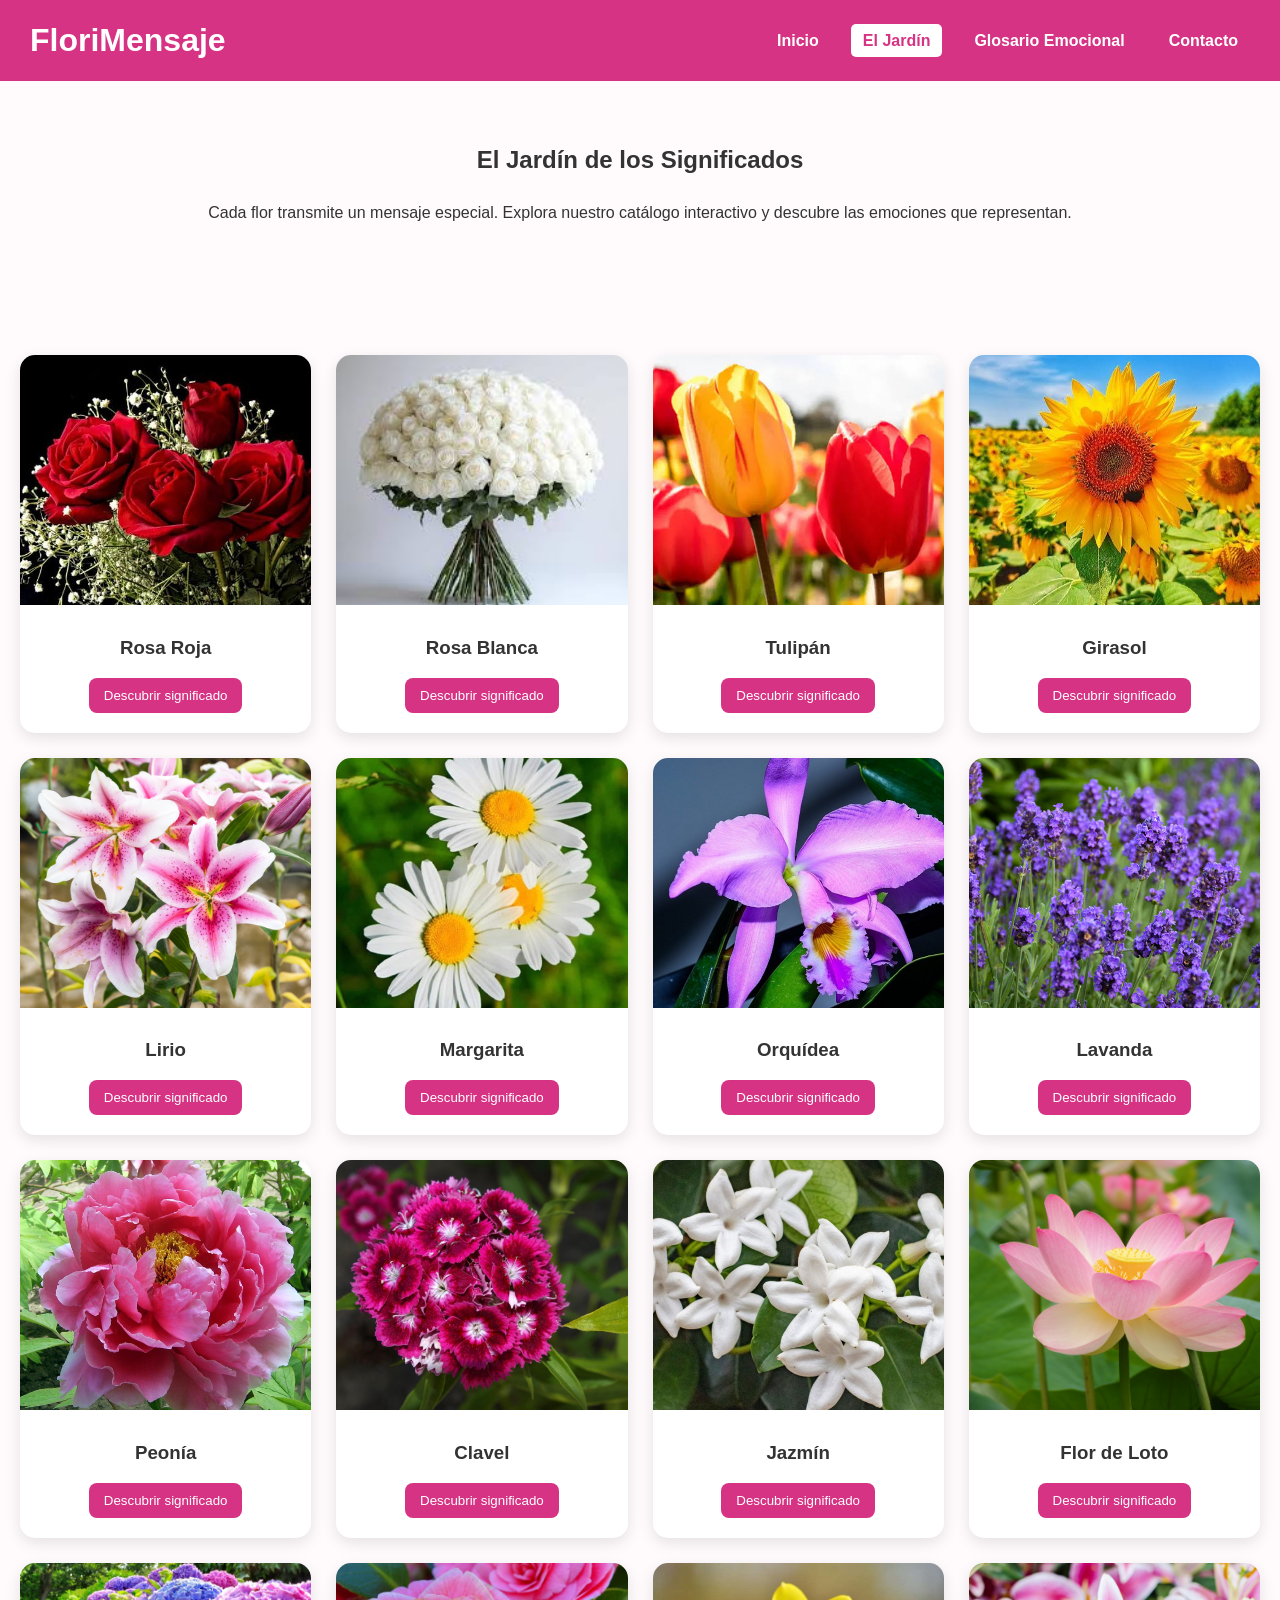
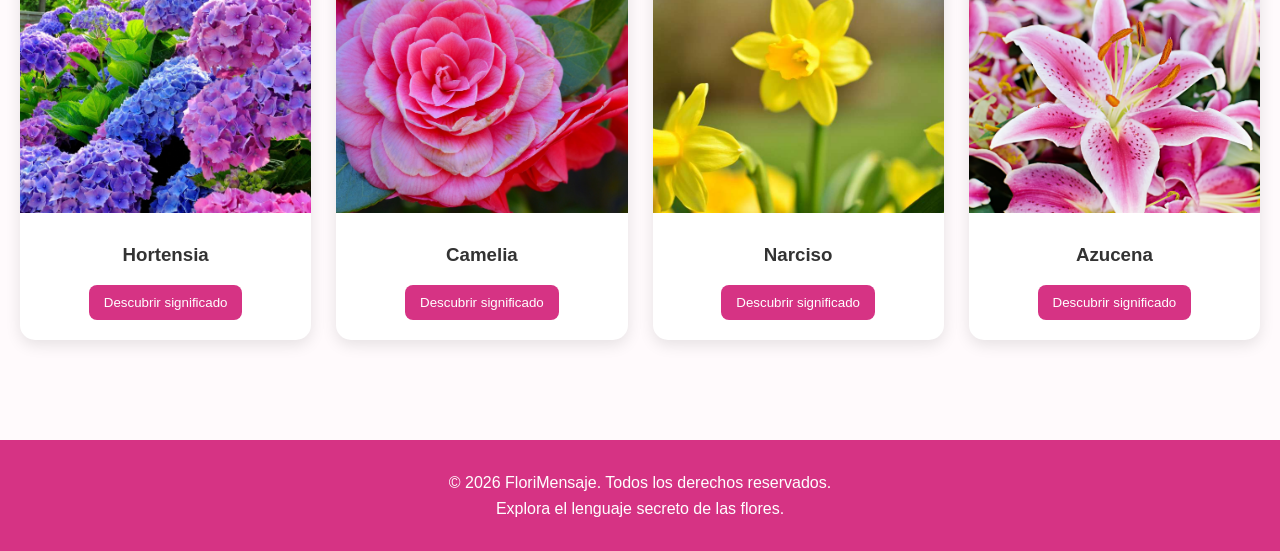
<file: catalogo.html>
<!DOCTYPE html>
<html lang="es">

<head>
    <meta charset="UTF-8">
    <meta name="viewport" content="width=device-width, initial-scale=1.0">
    <title>El Jardín | FloriMensaje</title>
    <link rel="stylesheet" href="css/style.css">
    <script src="js/script.js" defer></script>
</head>

<body>

    
    <header class="header">

        <div class="logo">
            <h1>FloriMensaje</h1>
        </div>

        <nav class="navbar">
            <ul class="nav-menu">
                <li><a href="index.html">Inicio</a></li>
                <li><a href="catalogo.html" class="activo">El Jardín</a></li>
                <li><a href="diccionario.html">Glosario Emocional</a></li>
                <li><a href="contacto.html">Contacto</a></li>
            </ul>
        </nav>

    </header>


    <main>

        <section class="banner-interno">

            <h2>El Jardín de los Significados</h2>

            <p>
                Cada flor transmite un mensaje especial. Explora
                nuestro catálogo interactivo y descubre las emociones
                que representan.
            </p>

        </section>


        <section class="catalogo-section">

            <div id="contenedorFlores" class="grid-flores">

            </div>

        </section>

    </main>


    <div id="modalFlor" class="modal">

        <div class="modal-contenido">

            <!-- Botón cerrar -->
            <span id="cerrarModal" class="cerrar-modal">
                &times;
            </span>

  
            <div id="contenidoModal">
            </div>

        </div>

    </div>


    <footer class="footer">

        <p>
            © 2026 FloriMensaje. Todos los derechos reservados.
        </p>

        <p>
            Explora el lenguaje secreto de las flores.
        </p>

    </footer>




</body>

</html>
</file>
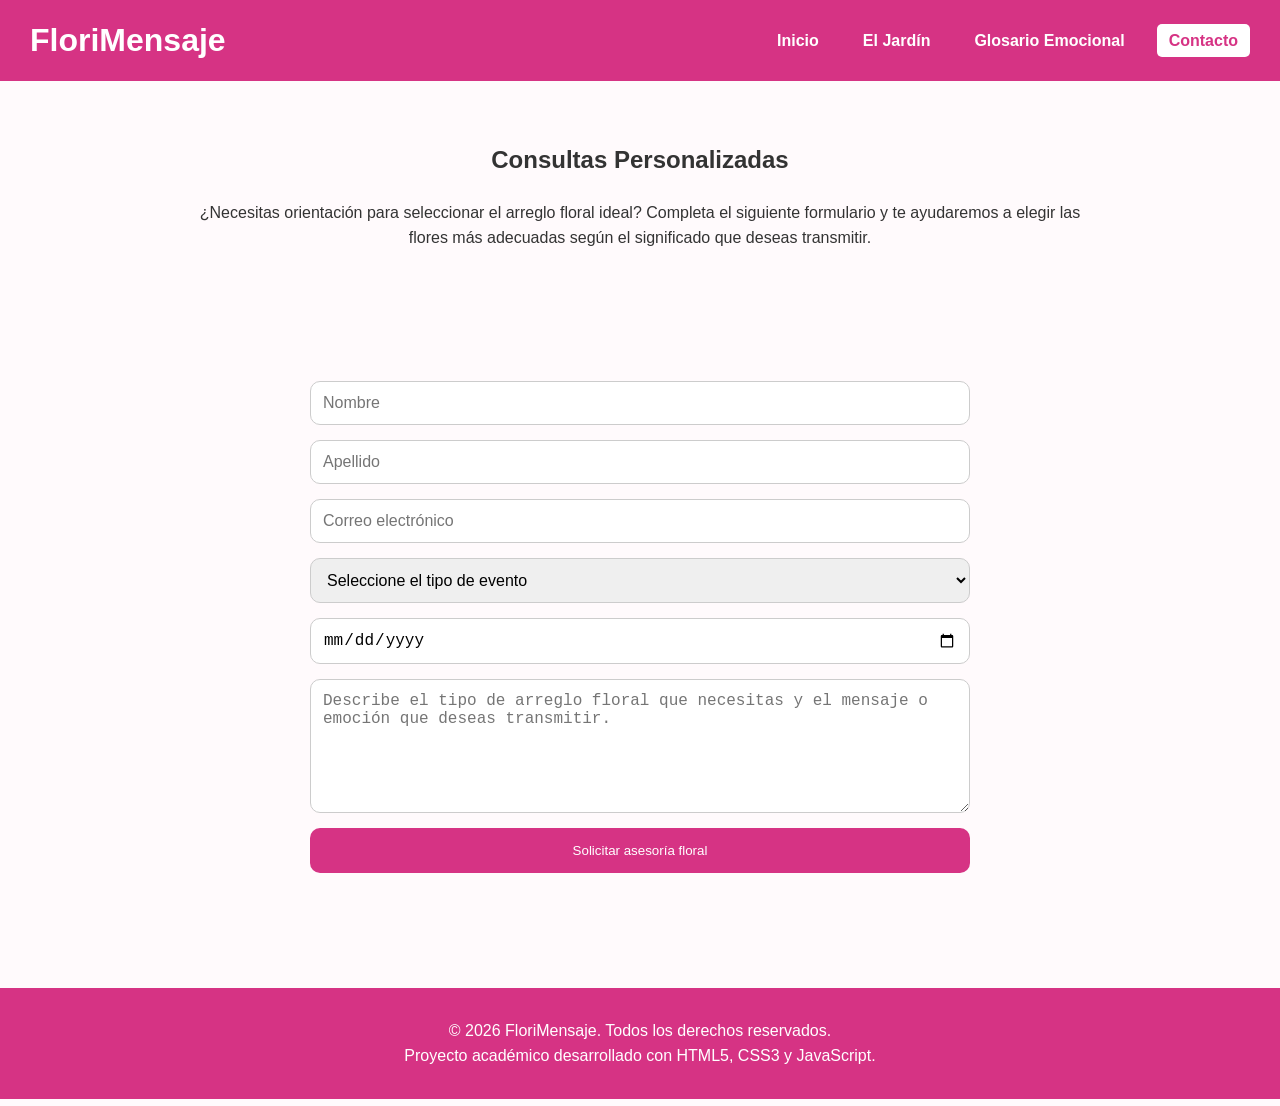
<file: contacto.html>
<!DOCTYPE html>
<html lang="es">

<head>
    <meta charset="UTF-8">
    <meta name="viewport" content="width=device-width, initial-scale=1.0">
    <title>Contacto | FloriMensaje</title>
        <script src="js/script.js" defer></script>


    <link rel="stylesheet" href="css/style.css">
</head>

<body>


    <header class="header">

        <div class="logo">
            <h1>FloriMensaje</h1>
        </div>

        <nav class="navbar">
            <ul class="nav-menu">
                <li><a href="index.html">Inicio</a></li>
                <li><a href="catalogo.html">El Jardín</a></li>
                <li><a href="diccionario.html">Glosario Emocional</a></li>
                <li><a href="contacto.html" class="activo">Contacto</a></li>
            </ul>
        </nav>

    </header>


    <main>


        <section class="banner-interno">

            <h2>Consultas Personalizadas</h2>

            <p>
                ¿Necesitas orientación para seleccionar el arreglo floral ideal?
                Completa el siguiente formulario y te ayudaremos a elegir las flores
                más adecuadas según el significado que deseas transmitir.
            </p>

        </section>


        <section>

            <form id="formularioContacto" class="formulario-contacto">

                <input
                    type="text"
                    id="nombre"
                    name="nombre"
                    required placeholder="Nombre"
                    title="Ingrese solo letras"
                    pattern="[A-Za-z]+"
                    minlength="4"
                    maxlength="10"
                    
                >

                 <input
                    type="text"
                    id="apellido"
                    name="apellido"
                    required placeholder="Apellido"
                    title="Ingrese solo letras"
                  pattern="[A-Za-z]+"
                    minlength="4"
                    maxlength="12"
                    
                >

                <input
                    type="email"
                    id="correo"
                    name="correo"
                    required placeholder="Correo electrónico"
                    title="ingrese un correo valido"
                    
                >

                <select id="evento" required>

                    <option value="">
                        Seleccione el tipo de evento
                    </option>

                    <option value="Boda">
                        Boda
                    </option>

                    <option value="Cumpleaños">
                        Cumpleaños
                    </option>

                    <option value="Aniversario">
                        Aniversario
                    </option>

                    <option value="Graduación">
                        Graduación
                    </option>

                    <option value="Agradecimiento">
                        Agradecimiento
                    </option>

                    <option value="Otro">
                        Otro
                    </option>

                </select>

                <input
                    type="date"
                    id="fecha"
                    required
                >

                <textarea
                    id="mensaje"
                    rows="6"
                    placeholder="Describe el tipo de arreglo floral que necesitas y el mensaje o emoción que deseas transmitir."
                    required
                ></textarea>

                <button type="submit">
                    Solicitar asesoría floral
                </button>

   
                <div id="respuesta" class="mensaje-exito"></div>

            </form>

        </section>

    </main>


    <footer class="footer">

        <p>
            © 2026 FloriMensaje. Todos los derechos reservados.
        </p>

        <p>
            Proyecto académico desarrollado con HTML5, CSS3 y JavaScript.
        </p>

    </footer>

</body>

</html>
</file>
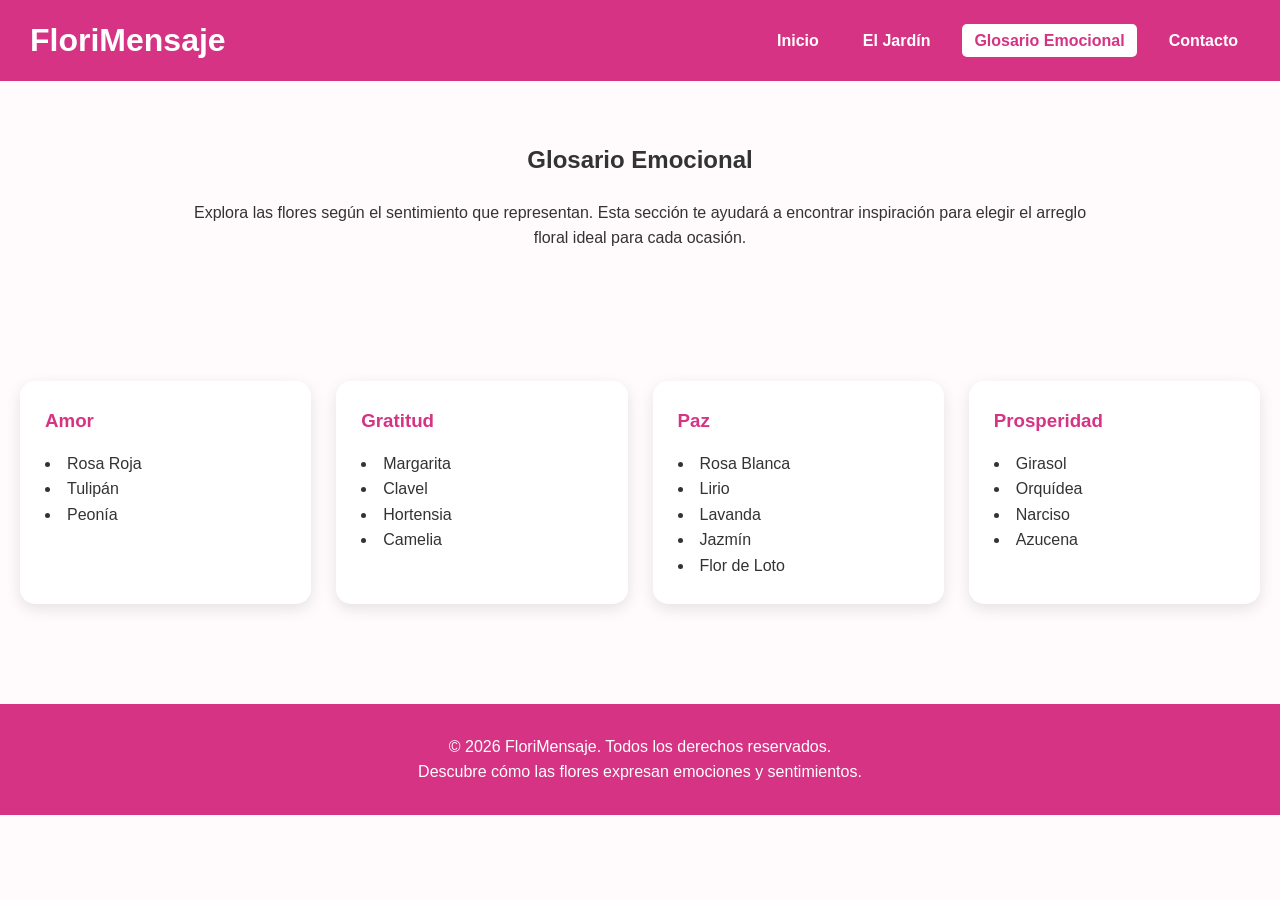
<file: diccionario.html>
<!DOCTYPE html>
<html lang="es">

<head>
    <meta charset="UTF-8">
    <meta name="viewport" content="width=device-width, initial-scale=1.0">
    <title>Glosario Emocional | FloriMensaje</title>
    <script src="js/script.js" defer></script>


    <link rel="stylesheet" href="css/style.css">
</head>

<body>


    <header class="header">

        <div class="logo">
            <h1>FloriMensaje</h1>
        </div>

        <nav class="navbar">
            <ul class="nav-menu">
                <li><a href="index.html">Inicio</a></li>
                <li><a href="catalogo.html">El Jardín</a></li>
                <li><a href="diccionario.html" class="activo">Glosario Emocional</a></li>
                <li><a href="contacto.html">Contacto</a></li>
            </ul>
        </nav>

    </header>

    
    <main>

        <section class="banner-interno">

            <h2>Glosario Emocional</h2>

            <p>
                Explora las flores según el sentimiento que representan.
                Esta sección te ayudará a encontrar inspiración para
                elegir el arreglo floral ideal para cada ocasión.
            </p>

        </section>

   
        <section class="diccionario-section">

            <div id="contenedorEmociones" class="grid-emociones">

            </div>

        </section>

    </main>

 
    <footer class="footer">

        <p>
            © 2026 FloriMensaje. Todos los derechos reservados.
        </p>

        <p>
            Descubre cómo las flores expresan emociones y sentimientos.
        </p>

    </footer>

</body>

</html>
</file>
<file: css/style.css>
* {
    margin: 0;
    padding: 0;
    box-sizing: border-box;
}

body {
    font-family: Arial, Helvetica, sans-serif;
    line-height: 1.6;
    background-color: #fffafc;
    color: #333;
}

.header {
    background-color: #d63384;
    color: white;
    padding: 15px 30px;

    display: flex;
    justify-content: space-between;
    align-items: center;
    flex-wrap: wrap;
}

.logo h1 {
    font-size: 2rem;
}

.nav-menu {
    display: flex;
    list-style: none;
    gap: 20px;
}

.nav-menu a {
    color: white;
    text-decoration: none;
    font-weight: bold;
    padding: 8px 12px;
    border-radius: 5px;
    transition: 0.3s;
}

.nav-menu a:hover,
.nav-menu .activo {
    background-color: white;
    color: #d63384;
}

.hero {
    background: linear-gradient(
        rgba(214, 51, 132, 0.8),
        rgba(214, 51, 132, 0.8)
    );

    color: white;
    text-align: center;
    padding: 100px 20px;

    animation: aparecer 1s ease;
}

.hero h2 {
    font-size: 3rem;
    margin-bottom: 20px;
}

.hero p {
    max-width: 800px;
    margin: auto;
    margin-bottom: 30px;
}

.btn-principal,
.btn-secundario {
    display: inline-block;

    background-color: white;
    color: #d63384;

    padding: 12px 25px;

    text-decoration: none;
    font-weight: bold;

    border-radius: 30px;

    transition: 0.3s;
}

.btn-principal:hover,
.btn-secundario:hover {
    transform: scale(1.05);
}

.introduccion,
.video-seccion,
.beneficios,
.cta,
.banner-interno {
    padding: 60px 20px;
    text-align: center;
}

.introduccion p,
.video-seccion p,
.banner-interno p,
.cta p {
    max-width: 900px;
    margin: 20px auto;
}


.contenedor-beneficios {
    display: flex;
    justify-content: center;
    gap: 20px;
    flex-wrap: wrap;

    margin-top: 40px;
}

.card-beneficio {
    background-color: white;

    width: 250px;

    padding: 25px;

    border-radius: 15px;

    box-shadow: 0 5px 15px rgba(0,0,0,.1);

    transition: .3s;

    animation: aparecer 1s ease;
}

.card-beneficio:hover {
    transform: translateY(-10px);
}

.icono {
    font-size: 3rem;
    margin-bottom: 15px;
}


.video-contenedor {
    max-width: 900px;
    margin: auto;
}

.video-contenedor video {
    width: 100%;
    border-radius: 15px;
}


.catalogo-section {
    padding: 50px 20px;
}

.grid-flores {
    display: grid;

    grid-template-columns:
        repeat(auto-fit, minmax(250px, 1fr));

    gap: 25px;
}

.card-flor {
    background-color: white;

    border-radius: 15px;

    overflow: hidden;

    box-shadow: 0 5px 15px rgba(0,0,0,.1);

    transition: .3s;

    animation: aparecer 1s ease;
}

.card-flor:hover {
    transform: translateY(-10px);
}

.card-flor img {
    width: 100%;
    height: 250px;
    object-fit: cover;
}

.card-contenido {
    padding: 20px;
    text-align: center;
}

.card-contenido h3 {
    margin-bottom: 15px;
}

.btn-significado {
    background-color: #d63384;

    color: white;

    border: none;

    padding: 10px 15px;

    border-radius: 8px;

    cursor: pointer;

    transition: .3s;
}

.btn-significado:hover {
    background-color: #b0256c;
}


.modal {
    display: none;

    position: fixed;

    top: 0;
    left: 0;

    width: 100%;
    height: 100%;

    background-color: rgba(0,0,0,.6);

    justify-content: center;
    align-items: center;

    z-index: 1000;
}

.modal-contenido {
    background-color: white;

    padding: 30px;

    border-radius: 15px;

    width: 90%;
    max-width: 500px;

    position: relative;

    animation: modalEntrada .5s ease;
}

.modal-contenido img {
    width: 100%;
    border-radius: 10px;
    margin-bottom: 15px;
}

.cerrar-modal {
    position: absolute;

    top: 10px;
    right: 20px;

    font-size: 2rem;

    cursor: pointer;
}

.diccionario-section {
    padding: 50px 20px;
}

.grid-emociones {
    display: grid;

    grid-template-columns:
        repeat(auto-fit, minmax(250px, 1fr));

    gap: 25px;
}

.card-emocion {
    background-color: white;

    padding: 25px;

    border-radius: 15px;

    box-shadow: 0 5px 15px rgba(0,0,0,.1);

    transition: .3s;
}

.card-emocion:hover {
    transform: scale(1.03);
}

.card-emocion h3 {
    color: #d63384;
    margin-bottom: 15px;
}

.card-emocion ul {
    list-style-position: inside;
}



.formulario-contacto {
    max-width: 700px;

    margin: auto;

    display: flex;
    flex-direction: column;

    gap: 15px;

    padding: 50px 20px;
}

.formulario-contacto input,
.formulario-contacto select,
.formulario-contacto textarea {
    padding: 12px;

    border: 1px solid #ccc;

    border-radius: 10px;

    font-size: 1rem;
}

.formulario-contacto textarea {
    resize: vertical;
}

.formulario-contacto button {
    background-color: #d63384;

    color: white;

    border: none;

    padding: 15px;

    border-radius: 10px;

    cursor: pointer;

    transition: .3s;
}

.formulario-contacto button:hover {
    background-color: #b0256c;
}

.mensaje-exito {
    color: green;
    text-align: center;
    font-weight: bold;
}


.footer {
    background-color: #d63384;

    color: white;

    text-align: center;

    padding: 30px 20px;

    margin-top: 50px;
}


@keyframes aparecer {

    from {
        opacity: 0;
        transform: translateY(30px);
    }

    to {
        opacity: 1;
        transform: translateY(0);
    }

}

@keyframes modalEntrada {

    from {
        opacity: 0;
        transform: scale(.8);
    }

    to {
        opacity: 1;
        transform: scale(1);
    }

}


@media (max-width: 768px) {

    .header {
        flex-direction: column;
        gap: 15px;
    }

    .nav-menu {
        flex-direction: column;
        align-items: center;
    }

    .hero h2 {
        font-size: 2rem;
    }

    .contenedor-beneficios {
        flex-direction: column;
        align-items: center;
    }

}
</file>
